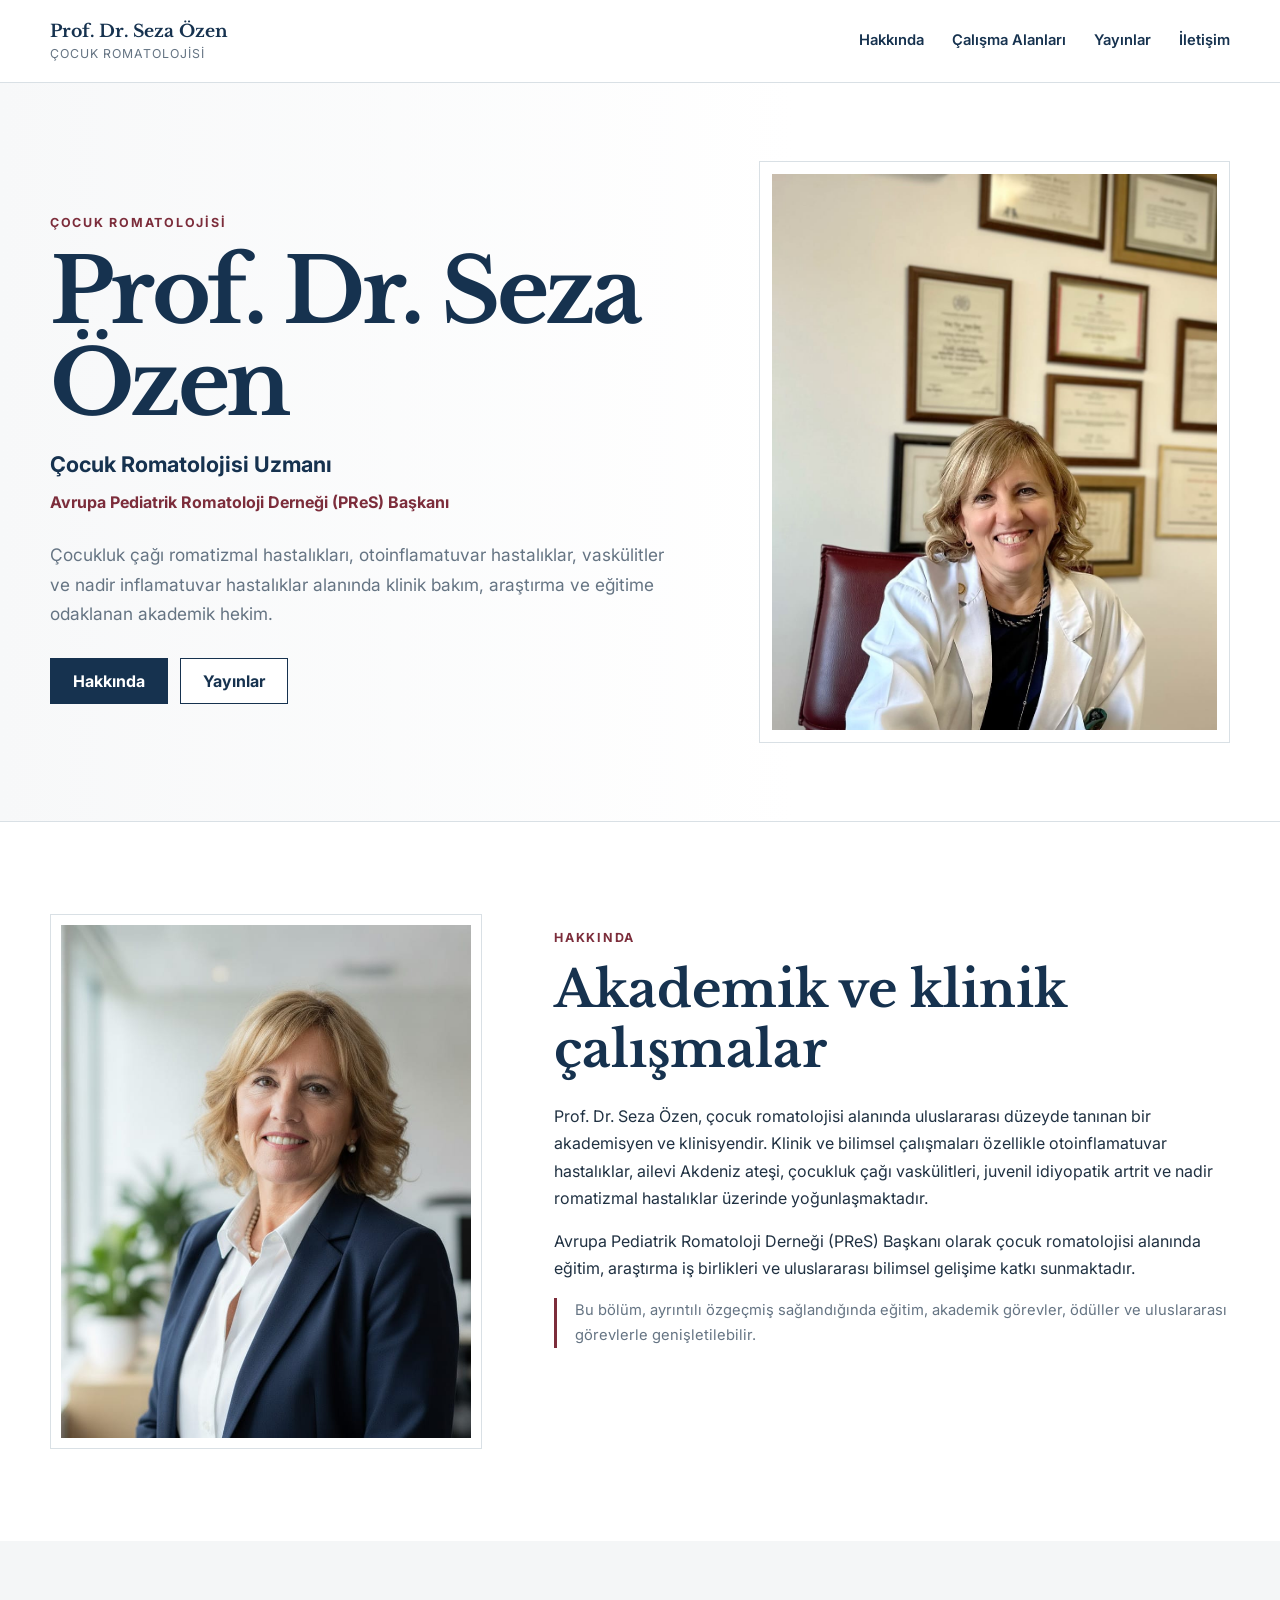
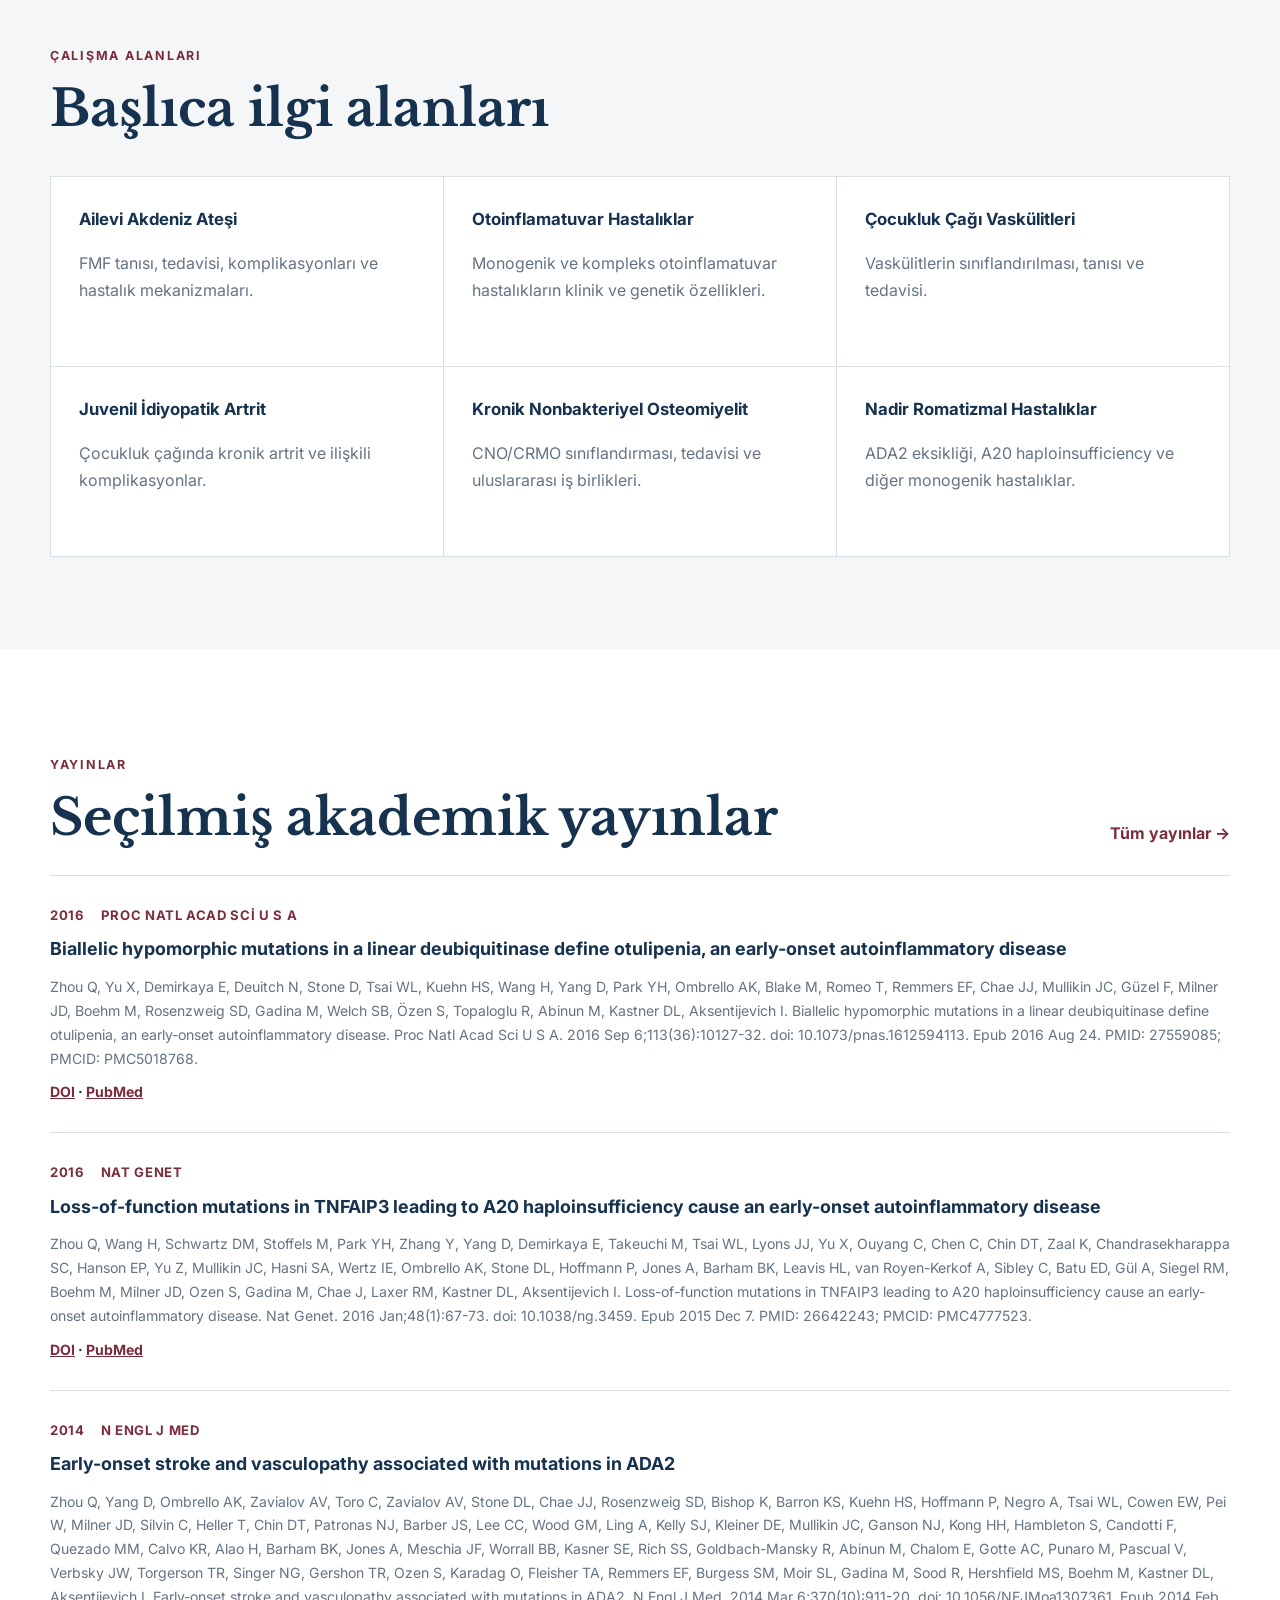
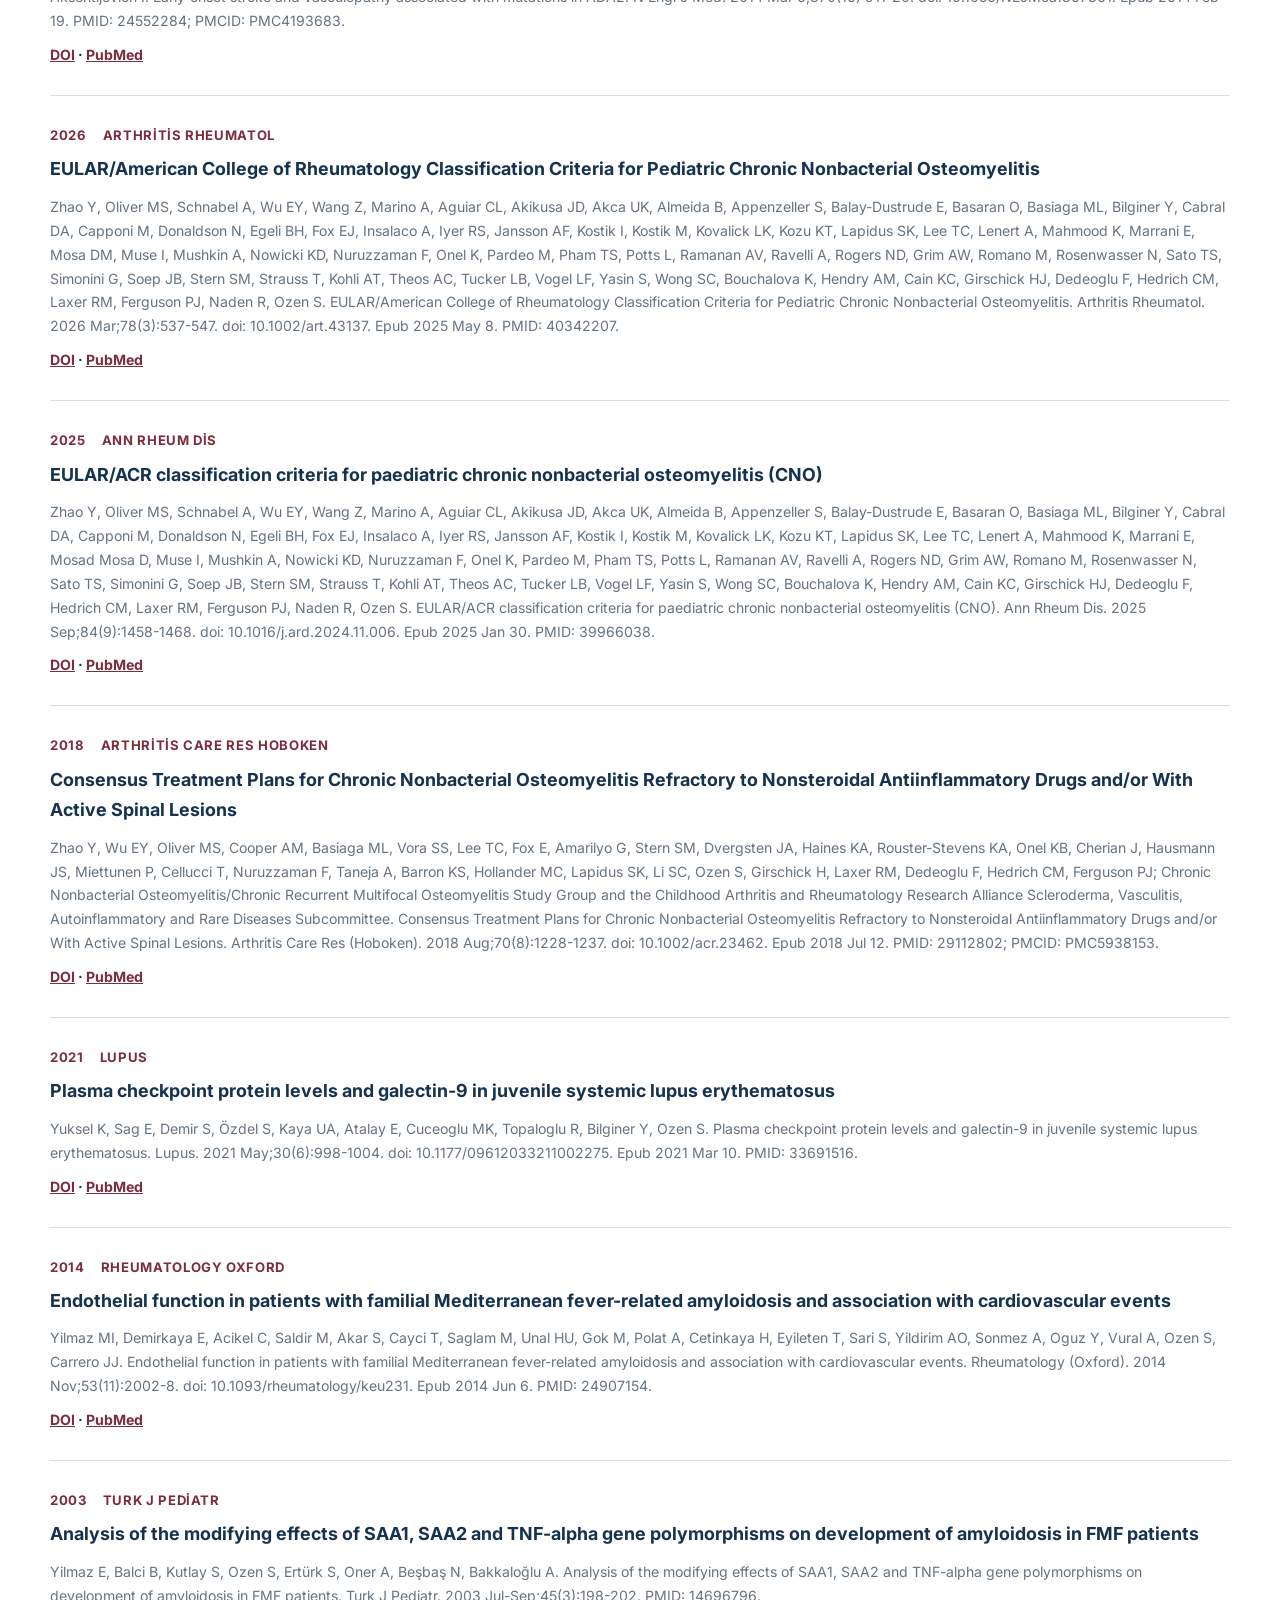
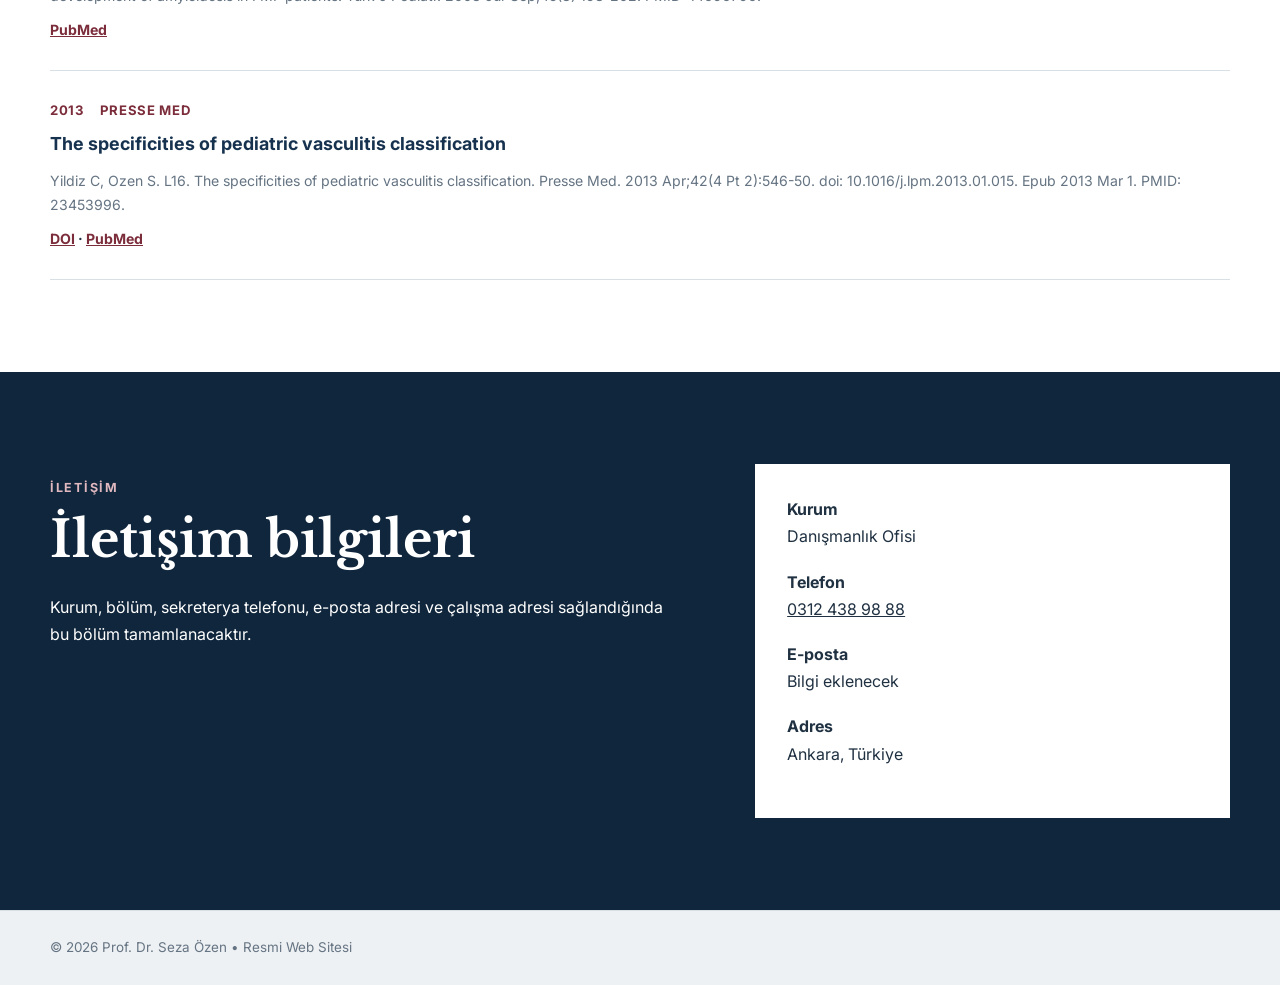
<file: index.html>
<!DOCTYPE html>
<html lang="tr">
<head>
  <meta charset="UTF-8">
  <meta name="viewport" content="width=device-width, initial-scale=1.0">
  <meta name="description" content="Prof. Dr. Seza Özen; çocuk romatolojisi, ailevi Akdeniz ateşi, otoinflamatuvar hastalıklar, vaskülitler ve juvenil idiyopatik artrit alanlarında klinik ve akademik çalışmalar yürütmektedir.">
  <title>Prof. Dr. Seza Özen | Çocuk Romatolojisi Uzmanı | PReS Başkanı</title>
  <link rel="preconnect" href="https://fonts.googleapis.com">
  <link rel="preconnect" href="https://fonts.gstatic.com" crossorigin>
  <link href="https://fonts.googleapis.com/css2?family=Inter:wght@400;500;600;700&family=Libre+Baskerville:wght@400;700&display=swap" rel="stylesheet">
  <link rel="stylesheet" href="style.css">

  <meta name="author" content="Prof. Dr. Seza Özen">
  <meta name="robots" content="index, follow, max-image-preview:large">
  <meta name="theme-color" content="#16324f">
  <link rel="icon" href="favicon.svg" type="image/svg+xml">

  <meta property="og:type" content="website">
  <meta property="og:locale" content="tr_TR">
  <meta property="og:site_name" content="Prof. Dr. Seza Özen">
  <meta property="og:title" content="Prof. Dr. Seza Özen">
  <meta property="og:description" content="Çocuk Romatolojisi Uzmanı ve Avrupa Pediatrik Romatoloji Derneği (PReS) Başkanı.">
  <meta property="og:image:alt" content="Prof. Dr. Seza Özen">

  <meta name="twitter:card" content="summary">
  <meta name="twitter:title" content="Prof. Dr. Seza Özen">
  <meta name="twitter:description" content="Çocuk Romatolojisi Uzmanı ve Avrupa Pediatrik Romatoloji Derneği (PReS) Başkanı.">

  <script type="application/ld+json">
  {
    "@context": "https://schema.org",
    "@type": "Person",
    "name": "Prof. Dr. Seza Özen",
    "honorificPrefix": "Prof. Dr.",
    "jobTitle": [
      "Çocuk Romatolojisi Uzmanı",
      "Avrupa Pediatrik Romatoloji Derneği (PReS) Başkanı"
    ],
    "affiliation": {
      "@type": "Organization",
      "name": "Hacettepe Üniversitesi"
    },
    "knowsAbout": [
      "Çocuk Romatolojisi",
      "Ailevi Akdeniz Ateşi",
      "Otoinflamatuvar Hastalıklar",
      "Çocukluk Çağı Vaskülitleri",
      "Juvenil İdiyopatik Artrit",
      "Kronik Nonbakteriyel Osteomiyelit"
    ]]
  }
  </script>


  <link rel="canonical" href="https://sezaozen.com/">
  <meta property="og:url" content="https://sezaozen.com/">
  <meta property="og:image" content="https://sezaozen.com/assets/seza-ozen-portrait.jpg">

</head>
<body>
  <header class="site-header">
    <div class="container header-inner">
      <a class="site-name" href="#top">
        <strong>Prof. Dr. Seza Özen</strong>
        <span>Çocuk Romatolojisi</span>
      </a>
      <button class="menu-button" type="button" aria-label="Menüyü aç" aria-expanded="false">Menü</button>
      <nav class="nav" aria-label="Ana menü">
        <a href="#hakkinda">Hakkında</a>
        <a href="#alanlar">Çalışma Alanları</a>
        <a href="#yayinlar">Yayınlar</a>
        <a href="#iletisim">İletişim</a>
      </nav>
    </div>
  </header>

  <main id="top">
    <section class="hero">
      <div class="container hero-grid">
        <div class="hero-copy">
          <p class="kicker">Çocuk Romatolojisi</p>
          <h1>Prof. Dr. Seza Özen</h1>
          <p class="hero-title">Çocuk Romatolojisi Uzmanı</p>
          <p class="hero-role">Avrupa Pediatrik Romatoloji Derneği (PReS) Başkanı</p>
          <p class="hero-text">
            Çocukluk çağı romatizmal hastalıkları, otoinflamatuvar hastalıklar,
            vaskülitler ve nadir inflamatuvar hastalıklar alanında klinik bakım,
            araştırma ve eğitime odaklanan akademik hekim.
          </p>
          <div class="hero-links">
            <a class="button primary" href="#hakkinda">Hakkında</a>
            <a class="button secondary" href="#yayinlar">Yayınlar</a>
          </div>
        </div>
        <div class="hero-image-wrap">
          <img src="assets/seza-ozen-portrait.jpg" alt="Prof. Dr. Seza Özen" class="hero-image">
        </div>
      </div>
    </section>

    <section class="section" id="hakkinda">
      <div class="container about-grid">
        <div class="about-image-wrap">
          <img src="assets/seza-ozen-about.jpg" alt="Prof. Dr. Seza Özen klinik ortamda" class="about-image">
        </div>
        <div>
          <p class="section-label">Hakkında</p>
          <h2>Akademik ve klinik çalışmalar</h2>
          <p>
            Prof. Dr. Seza Özen, çocuk romatolojisi alanında uluslararası düzeyde
            tanınan bir akademisyen ve klinisyendir. Klinik ve bilimsel çalışmaları
            özellikle otoinflamatuvar hastalıklar, ailevi Akdeniz ateşi, çocukluk
            çağı vaskülitleri, juvenil idiyopatik artrit ve nadir romatizmal
            hastalıklar üzerinde yoğunlaşmaktadır.
          </p>
          <p>
            Avrupa Pediatrik Romatoloji Derneği (PReS) Başkanı olarak çocuk
            romatolojisi alanında eğitim, araştırma iş birlikleri ve uluslararası
            bilimsel gelişime katkı sunmaktadır.
          </p>
          <p class="note">
            Bu bölüm, ayrıntılı özgeçmiş sağlandığında eğitim, akademik görevler,
            ödüller ve uluslararası görevlerle genişletilebilir.
          </p>
        </div>
      </div>
    </section>

    <section class="section muted" id="alanlar">
      <div class="container">
        <p class="section-label">Çalışma Alanları</p>
        <h2>Başlıca ilgi alanları</h2>
        <div class="areas-grid">
          <article><h3>Ailevi Akdeniz Ateşi</h3><p>FMF tanısı, tedavisi, komplikasyonları ve hastalık mekanizmaları.</p></article>
          <article><h3>Otoinflamatuvar Hastalıklar</h3><p>Monogenik ve kompleks otoinflamatuvar hastalıkların klinik ve genetik özellikleri.</p></article>
          <article><h3>Çocukluk Çağı Vaskülitleri</h3><p>Vaskülitlerin sınıflandırılması, tanısı ve tedavisi.</p></article>
          <article><h3>Juvenil İdiyopatik Artrit</h3><p>Çocukluk çağında kronik artrit ve ilişkili komplikasyonlar.</p></article>
          <article><h3>Kronik Nonbakteriyel Osteomiyelit</h3><p>CNO/CRMO sınıflandırması, tedavisi ve uluslararası iş birlikleri.</p></article>
          <article><h3>Nadir Romatizmal Hastalıklar</h3><p>ADA2 eksikliği, A20 haploinsufficiency ve diğer monogenik hastalıklar.</p></article>
        </div>
      </div>
    </section>

    <section class="section" id="yayinlar">
      <div class="container">
        <div class="section-heading-row">
          <div>
            <p class="section-label">Yayınlar</p>
            <h2>Seçilmiş akademik yayınlar</h2>
          </div>
          <a class="all-publications-link" href="publications.html">Tüm yayınlar →</a>
        </div>
        <div class="publications">
          
      <article class="publication">
        <div class="publication-meta">
          <span>2016</span>
          <span>Proc Natl Acad Sci U S A</span>
        </div>
        <h3>Biallelic hypomorphic mutations in a linear deubiquitinase define otulipenia, an early-onset autoinflammatory disease</h3>
        <p class="publication-citation">Zhou Q, Yu X, Demirkaya E, Deuitch N, Stone D, Tsai WL, Kuehn HS, Wang H, Yang D, Park YH, Ombrello AK, Blake M, Romeo T, Remmers EF, Chae JJ, Mullikin JC, Güzel F, Milner JD, Boehm M, Rosenzweig SD, Gadina M, Welch SB, Özen S, Topaloglu R, Abinun M, Kastner DL, Aksentijevich I. Biallelic hypomorphic mutations in a linear deubiquitinase define otulipenia, an early-onset autoinflammatory disease. Proc Natl Acad Sci U S A. 2016 Sep 6;113(36):10127-32. doi: 10.1073/pnas.1612594113. Epub 2016 Aug 24. PMID: 27559085; PMCID: PMC5018768.</p>
        <p class="publication-links"><a href="https://doi.org/10.1073/pnas.1612594113" target="_blank" rel="noopener">DOI</a> · <a href="https://pubmed.ncbi.nlm.nih.gov/27559085/" target="_blank" rel="noopener">PubMed</a></p>
      </article>
    
      <article class="publication">
        <div class="publication-meta">
          <span>2016</span>
          <span>Nat Genet</span>
        </div>
        <h3>Loss-of-function mutations in TNFAIP3 leading to A20 haploinsufficiency cause an early-onset autoinflammatory disease</h3>
        <p class="publication-citation">Zhou Q, Wang H, Schwartz DM, Stoffels M, Park YH, Zhang Y, Yang D, Demirkaya E, Takeuchi M, Tsai WL, Lyons JJ, Yu X, Ouyang C, Chen C, Chin DT, Zaal K, Chandrasekharappa SC, Hanson EP, Yu Z, Mullikin JC, Hasni SA, Wertz IE, Ombrello AK, Stone DL, Hoffmann P, Jones A, Barham BK, Leavis HL, van Royen-Kerkof A, Sibley C, Batu ED, Gül A, Siegel RM, Boehm M, Milner JD, Ozen S, Gadina M, Chae J, Laxer RM, Kastner DL, Aksentijevich I. Loss-of-function mutations in TNFAIP3 leading to A20 haploinsufficiency cause an early-onset autoinflammatory disease. Nat Genet. 2016 Jan;48(1):67-73. doi: 10.1038/ng.3459. Epub 2015 Dec 7. PMID: 26642243; PMCID: PMC4777523.</p>
        <p class="publication-links"><a href="https://doi.org/10.1038/ng.3459" target="_blank" rel="noopener">DOI</a> · <a href="https://pubmed.ncbi.nlm.nih.gov/26642243/" target="_blank" rel="noopener">PubMed</a></p>
      </article>
    
      <article class="publication">
        <div class="publication-meta">
          <span>2014</span>
          <span>N Engl J Med</span>
        </div>
        <h3>Early-onset stroke and vasculopathy associated with mutations in ADA2</h3>
        <p class="publication-citation">Zhou Q, Yang D, Ombrello AK, Zavialov AV, Toro C, Zavialov AV, Stone DL, Chae JJ, Rosenzweig SD, Bishop K, Barron KS, Kuehn HS, Hoffmann P, Negro A, Tsai WL, Cowen EW, Pei W, Milner JD, Silvin C, Heller T, Chin DT, Patronas NJ, Barber JS, Lee CC, Wood GM, Ling A, Kelly SJ, Kleiner DE, Mullikin JC, Ganson NJ, Kong HH, Hambleton S, Candotti F, Quezado MM, Calvo KR, Alao H, Barham BK, Jones A, Meschia JF, Worrall BB, Kasner SE, Rich SS, Goldbach-Mansky R, Abinun M, Chalom E, Gotte AC, Punaro M, Pascual V, Verbsky JW, Torgerson TR, Singer NG, Gershon TR, Ozen S, Karadag O, Fleisher TA, Remmers EF, Burgess SM, Moir SL, Gadina M, Sood R, Hershfield MS, Boehm M, Kastner DL, Aksentijevich I. Early-onset stroke and vasculopathy associated with mutations in ADA2. N Engl J Med. 2014 Mar 6;370(10):911-20. doi: 10.1056/NEJMoa1307361. Epub 2014 Feb 19. PMID: 24552284; PMCID: PMC4193683.</p>
        <p class="publication-links"><a href="https://doi.org/10.1056/NEJMoa1307361" target="_blank" rel="noopener">DOI</a> · <a href="https://pubmed.ncbi.nlm.nih.gov/24552284/" target="_blank" rel="noopener">PubMed</a></p>
      </article>
    
      <article class="publication">
        <div class="publication-meta">
          <span>2026</span>
          <span>Arthritis Rheumatol</span>
        </div>
        <h3>EULAR/American College of Rheumatology Classification Criteria for Pediatric Chronic Nonbacterial Osteomyelitis</h3>
        <p class="publication-citation">Zhao Y, Oliver MS, Schnabel A, Wu EY, Wang Z, Marino A, Aguiar CL, Akikusa JD, Akca UK, Almeida B, Appenzeller S, Balay-Dustrude E, Basaran O, Basiaga ML, Bilginer Y, Cabral DA, Capponi M, Donaldson N, Egeli BH, Fox EJ, Insalaco A, Iyer RS, Jansson AF, Kostik I, Kostik M, Kovalick LK, Kozu KT, Lapidus SK, Lee TC, Lenert A, Mahmood K, Marrani E, Mosa DM, Muse I, Mushkin A, Nowicki KD, Nuruzzaman F, Onel K, Pardeo M, Pham TS, Potts L, Ramanan AV, Ravelli A, Rogers ND, Grim AW, Romano M, Rosenwasser N, Sato TS, Simonini G, Soep JB, Stern SM, Strauss T, Kohli AT, Theos AC, Tucker LB, Vogel LF, Yasin S, Wong SC, Bouchalova K, Hendry AM, Cain KC, Girschick HJ, Dedeoglu F, Hedrich CM, Laxer RM, Ferguson PJ, Naden R, Ozen S. EULAR/American College of Rheumatology Classification Criteria for Pediatric Chronic Nonbacterial Osteomyelitis. Arthritis Rheumatol. 2026 Mar;78(3):537-547. doi: 10.1002/art.43137. Epub 2025 May 8. PMID: 40342207.</p>
        <p class="publication-links"><a href="https://doi.org/10.1002/art.43137" target="_blank" rel="noopener">DOI</a> · <a href="https://pubmed.ncbi.nlm.nih.gov/40342207/" target="_blank" rel="noopener">PubMed</a></p>
      </article>
    
      <article class="publication">
        <div class="publication-meta">
          <span>2025</span>
          <span>Ann Rheum Dis</span>
        </div>
        <h3>EULAR/ACR classification criteria for paediatric chronic nonbacterial osteomyelitis (CNO)</h3>
        <p class="publication-citation">Zhao Y, Oliver MS, Schnabel A, Wu EY, Wang Z, Marino A, Aguiar CL, Akikusa JD, Akca UK, Almeida B, Appenzeller S, Balay-Dustrude E, Basaran O, Basiaga ML, Bilginer Y, Cabral DA, Capponi M, Donaldson N, Egeli BH, Fox EJ, Insalaco A, Iyer RS, Jansson AF, Kostik I, Kostik M, Kovalick LK, Kozu KT, Lapidus SK, Lee TC, Lenert A, Mahmood K, Marrani E, Mosad Mosa D, Muse I, Mushkin A, Nowicki KD, Nuruzzaman F, Onel K, Pardeo M, Pham TS, Potts L, Ramanan AV, Ravelli A, Rogers ND, Grim AW, Romano M, Rosenwasser N, Sato TS, Simonini G, Soep JB, Stern SM, Strauss T, Kohli AT, Theos AC, Tucker LB, Vogel LF, Yasin S, Wong SC, Bouchalova K, Hendry AM, Cain KC, Girschick HJ, Dedeoglu F, Hedrich CM, Laxer RM, Ferguson PJ, Naden R, Ozen S. EULAR/ACR classification criteria for paediatric chronic nonbacterial osteomyelitis (CNO). Ann Rheum Dis. 2025 Sep;84(9):1458-1468. doi: 10.1016/j.ard.2024.11.006. Epub 2025 Jan 30. PMID: 39966038.</p>
        <p class="publication-links"><a href="https://doi.org/10.1016/j.ard.2024.11.006" target="_blank" rel="noopener">DOI</a> · <a href="https://pubmed.ncbi.nlm.nih.gov/39966038/" target="_blank" rel="noopener">PubMed</a></p>
      </article>
    
      <article class="publication">
        <div class="publication-meta">
          <span>2018</span>
          <span>Arthritis Care Res Hoboken</span>
        </div>
        <h3>Consensus Treatment Plans for Chronic Nonbacterial Osteomyelitis Refractory to Nonsteroidal Antiinflammatory Drugs and/or With Active Spinal Lesions</h3>
        <p class="publication-citation">Zhao Y, Wu EY, Oliver MS, Cooper AM, Basiaga ML, Vora SS, Lee TC, Fox E, Amarilyo G, Stern SM, Dvergsten JA, Haines KA, Rouster-Stevens KA, Onel KB, Cherian J, Hausmann JS, Miettunen P, Cellucci T, Nuruzzaman F, Taneja A, Barron KS, Hollander MC, Lapidus SK, Li SC, Ozen S, Girschick H, Laxer RM, Dedeoglu F, Hedrich CM, Ferguson PJ; Chronic Nonbacterial Osteomyelitis/Chronic Recurrent Multifocal Osteomyelitis Study Group and the Childhood Arthritis and Rheumatology Research Alliance Scleroderma, Vasculitis, Autoinflammatory and Rare Diseases Subcommittee. Consensus Treatment Plans for Chronic Nonbacterial Osteomyelitis Refractory to Nonsteroidal Antiinflammatory Drugs and/or With Active Spinal Lesions. Arthritis Care Res (Hoboken). 2018 Aug;70(8):1228-1237. doi: 10.1002/acr.23462. Epub 2018 Jul 12. PMID: 29112802; PMCID: PMC5938153.</p>
        <p class="publication-links"><a href="https://doi.org/10.1002/acr.23462" target="_blank" rel="noopener">DOI</a> · <a href="https://pubmed.ncbi.nlm.nih.gov/29112802/" target="_blank" rel="noopener">PubMed</a></p>
      </article>
    
      <article class="publication">
        <div class="publication-meta">
          <span>2021</span>
          <span>Lupus</span>
        </div>
        <h3>Plasma checkpoint protein levels and galectin-9 in juvenile systemic lupus erythematosus</h3>
        <p class="publication-citation">Yuksel K, Sag E, Demir S, Özdel S, Kaya UA, Atalay E, Cuceoglu MK, Topaloglu R, Bilginer Y, Ozen S. Plasma checkpoint protein levels and galectin-9 in juvenile systemic lupus erythematosus. Lupus. 2021 May;30(6):998-1004. doi: 10.1177/09612033211002275. Epub 2021 Mar 10. PMID: 33691516.</p>
        <p class="publication-links"><a href="https://doi.org/10.1177/09612033211002275" target="_blank" rel="noopener">DOI</a> · <a href="https://pubmed.ncbi.nlm.nih.gov/33691516/" target="_blank" rel="noopener">PubMed</a></p>
      </article>
    
      <article class="publication">
        <div class="publication-meta">
          <span>2014</span>
          <span>Rheumatology Oxford</span>
        </div>
        <h3>Endothelial function in patients with familial Mediterranean fever-related amyloidosis and association with cardiovascular events</h3>
        <p class="publication-citation">Yilmaz MI, Demirkaya E, Acikel C, Saldir M, Akar S, Cayci T, Saglam M, Unal HU, Gok M, Polat A, Cetinkaya H, Eyileten T, Sari S, Yildirim AO, Sonmez A, Oguz Y, Vural A, Ozen S, Carrero JJ. Endothelial function in patients with familial Mediterranean fever-related amyloidosis and association with cardiovascular events. Rheumatology (Oxford). 2014 Nov;53(11):2002-8. doi: 10.1093/rheumatology/keu231. Epub 2014 Jun 6. PMID: 24907154.</p>
        <p class="publication-links"><a href="https://doi.org/10.1093/rheumatology/keu231" target="_blank" rel="noopener">DOI</a> · <a href="https://pubmed.ncbi.nlm.nih.gov/24907154/" target="_blank" rel="noopener">PubMed</a></p>
      </article>
    
      <article class="publication">
        <div class="publication-meta">
          <span>2003</span>
          <span>Turk J Pediatr</span>
        </div>
        <h3>Analysis of the modifying effects of SAA1, SAA2 and TNF-alpha gene polymorphisms on development of amyloidosis in FMF patients</h3>
        <p class="publication-citation">Yilmaz E, Balci B, Kutlay S, Ozen S, Ertürk S, Oner A, Beşbaş N, Bakkaloğlu A. Analysis of the modifying effects of SAA1, SAA2 and TNF-alpha gene polymorphisms on development of amyloidosis in FMF patients. Turk J Pediatr. 2003 Jul-Sep;45(3):198-202. PMID: 14696796.</p>
        <p class="publication-links"><a href="https://pubmed.ncbi.nlm.nih.gov/14696796/" target="_blank" rel="noopener">PubMed</a></p>
      </article>
    
      <article class="publication">
        <div class="publication-meta">
          <span>2013</span>
          <span>Presse Med</span>
        </div>
        <h3>The specificities of pediatric vasculitis classification</h3>
        <p class="publication-citation">Yildiz C, Ozen S. L16. The specificities of pediatric vasculitis classification. Presse Med. 2013 Apr;42(4 Pt 2):546-50. doi: 10.1016/j.lpm.2013.01.015. Epub 2013 Mar 1. PMID: 23453996.</p>
        <p class="publication-links"><a href="https://doi.org/10.1016/j.lpm.2013.01.015" target="_blank" rel="noopener">DOI</a> · <a href="https://pubmed.ncbi.nlm.nih.gov/23453996/" target="_blank" rel="noopener">PubMed</a></p>
      </article>
    
        </div>
      </div>
    </section>

    <section class="section contact" id="iletisim">
      <div class="container contact-grid">
        <div>
          <p class="section-label light">İletişim</p>
          <h2>İletişim bilgileri</h2>
          <p>
            Kurum, bölüm, sekreterya telefonu, e-posta adresi ve çalışma adresi
            sağlandığında bu bölüm tamamlanacaktır.
          </p>
        </div>
        <div class="contact-box">
          <p><strong>Kurum</strong><br>Danışmanlık Ofisi</p>
          <p><strong>Telefon</strong><br><a href="tel:+903124389888">0312 438 98 88</a></p>
          <p><strong>E-posta</strong><br><span>Bilgi eklenecek</span></p>
          <p><strong>Adres</strong><br>Ankara, Türkiye</p>
        </div>
      </div>
    </section>
  </main>

  <footer>
    <div class="container footer-inner">
      <span>© 2026 Prof. Dr. Seza Özen • Resmi Web Sitesi</span>
      <span></span>
    </div>
  </footer>
  <script src="script.js"></script>
</body>
</html>
</file>
<file: style.css>
:root {
  --navy: #16324f;
  --navy-dark: #10263c;
  --burgundy: #7c2d3b;
  --text: #203142;
  --muted: #657483;
  --line: #d9e0e5;
  --soft: #f4f6f7;
  --white: #ffffff;
  --max: 1180px;
}

* { box-sizing: border-box; }

html { scroll-behavior: smooth; }

body {
  margin: 0;
  color: var(--text);
  background: var(--white);
  font-family: "Inter", Arial, sans-serif;
  line-height: 1.7;
}

img {
  max-width: 100%;
  display: block;
}

a { color: inherit; }

.container {
  width: min(calc(100% - 40px), var(--max));
  margin: 0 auto;
}

.site-header {
  background: var(--white);
  border-bottom: 1px solid var(--line);
}

.header-inner {
  min-height: 82px;
  display: flex;
  align-items: center;
  justify-content: space-between;
  gap: 32px;
}

.site-name {
  text-decoration: none;
  display: flex;
  flex-direction: column;
  line-height: 1.25;
}

.site-name strong {
  font-family: "Libre Baskerville", Georgia, serif;
  color: var(--navy);
  font-size: 1.08rem;
}

.site-name span {
  color: var(--muted);
  font-size: .77rem;
  letter-spacing: .08em;
  text-transform: uppercase;
  margin-top: 4px;
}

.nav {
  display: flex;
  gap: 28px;
}

.nav a {
  text-decoration: none;
  font-weight: 600;
  font-size: .92rem;
  color: var(--navy);
}

.nav a:hover { text-decoration: underline; }

.hero {
  padding: 78px 0;
  background: linear-gradient(90deg, #f7f8f9 0%, #ffffff 62%);
  border-bottom: 1px solid var(--line);
}

.hero-grid {
  display: grid;
  grid-template-columns: 1.15fr .85fr;
  gap: 72px;
  align-items: center;
}

.kicker, .section-label {
  color: var(--burgundy);
  font-size: .78rem;
  letter-spacing: .14em;
  font-weight: 700;
  text-transform: uppercase;
}

h1, h2 {
  font-family: "Libre Baskerville", Georgia, serif;
  color: var(--navy);
}

h1 {
  margin: 12px 0 16px;
  font-size: clamp(3.2rem, 7vw, 6rem);
  line-height: 1.03;
  letter-spacing: -.04em;
}

h2 {
  margin: 10px 0 24px;
  font-size: clamp(2rem, 4vw, 3.15rem);
  line-height: 1.18;
}

h3 {
  margin: 0 0 10px;
  color: var(--navy);
  font-size: 1.05rem;
}

.hero-title {
  margin: 0;
  color: var(--navy);
  font-size: 1.35rem;
  font-weight: 700;
}

.hero-role {
  margin: 6px 0 0;
  color: var(--burgundy);
  font-weight: 700;
}

.hero-text {
  max-width: 720px;
  color: var(--muted);
  font-size: 1.08rem;
  margin-top: 24px;
}

.hero-links {
  display: flex;
  gap: 12px;
  margin-top: 30px;
}

.button {
  min-height: 46px;
  padding: 0 22px;
  display: inline-flex;
  align-items: center;
  justify-content: center;
  border: 1px solid var(--navy);
  text-decoration: none;
  font-weight: 700;
}

.button.primary {
  background: var(--navy);
  color: var(--white);
}

.button.secondary {
  background: var(--white);
  color: var(--navy);
}

.hero-image-wrap {
  border: 1px solid var(--line);
  background: var(--white);
  padding: 12px;
}

.hero-image {
  width: 100%;
  aspect-ratio: 4 / 5;
  object-fit: cover;
  object-position: center top;
}

.section { padding: 92px 0; }

.about-grid {
  display: grid;
  grid-template-columns: .78fr 1.22fr;
  gap: 72px;
  align-items: start;
}

.about-image-wrap {
  border: 1px solid var(--line);
  padding: 10px;
  background: var(--white);
}

.about-image {
  width: 100%;
  aspect-ratio: 4 / 5;
  object-fit: cover;
  object-position: center top;
}

.note {
  padding-left: 18px;
  border-left: 3px solid var(--burgundy);
  color: var(--muted);
  font-size: .92rem;
}

.muted { background: var(--soft); }

.areas-grid {
  display: grid;
  grid-template-columns: repeat(3, 1fr);
  border-top: 1px solid var(--line);
  border-left: 1px solid var(--line);
  margin-top: 38px;
}

.areas-grid article {
  min-height: 190px;
  padding: 28px;
  background: var(--white);
  border-right: 1px solid var(--line);
  border-bottom: 1px solid var(--line);
}

.areas-grid p {
  color: var(--muted);
  margin-bottom: 0;
}

.section-intro {
  color: var(--muted);
  max-width: 760px;
  margin-bottom: 34px;
}

.publications {
  border-top: 1px solid var(--line);
}

.publication {
  padding: 28px 0;
  border-bottom: 1px solid var(--line);
}

.publication-meta {
  display: flex;
  gap: 16px;
  color: var(--burgundy);
  font-size: .82rem;
  font-weight: 700;
  text-transform: uppercase;
  letter-spacing: .05em;
  margin-bottom: 8px;
}

.publication h3 {
  font-size: 1.12rem;
  margin-bottom: 10px;
}

.publication-citation {
  color: var(--muted);
  font-size: .88rem;
  margin: 0;
}

.publication-links {
  margin: 10px 0 0;
  font-size: .88rem;
  font-weight: 700;
}

.publication-links a { color: var(--burgundy); }

.contact {
  background: var(--navy-dark);
  color: var(--white);
}

.contact h2 { color: var(--white); }
.section-label.light { color: #e0b9c0; }

.contact-grid {
  display: grid;
  grid-template-columns: 1fr .75fr;
  gap: 72px;
  align-items: start;
}

.contact-box {
  background: var(--white);
  color: var(--text);
  padding: 32px;
}

.contact-box p {
  margin: 0 0 18px;
}

footer {
  background: #eef1f3;
  border-top: 1px solid var(--line);
  color: var(--muted);
}

.footer-inner {
  min-height: 74px;
  display: flex;
  align-items: center;
  justify-content: space-between;
  gap: 20px;
  font-size: .84rem;
}

@media (max-width: 900px) {
  .header-inner {
    align-items: flex-start;
    flex-direction: column;
    padding: 18px 0;
  }

  .nav {
    flex-wrap: wrap;
    gap: 16px 22px;
  }

  .hero-grid,
  .about-grid,
  .contact-grid {
    grid-template-columns: 1fr;
    gap: 44px;
  }

  .hero-image-wrap {
    max-width: 520px;
  }

  .areas-grid {
    grid-template-columns: repeat(2, 1fr);
  }
}

@media (max-width: 580px) {
  .container {
    width: min(calc(100% - 28px), var(--max));
  }

  .hero, .section {
    padding: 64px 0;
  }

  h1 { font-size: 3.15rem; }

  .areas-grid {
    grid-template-columns: 1fr;
  }

  .hero-links,
  .footer-inner {
    flex-direction: column;
    align-items: flex-start;
  }

  .button {
    width: 100%;
  }

  .publication-meta {
    flex-direction: column;
    gap: 2px;
  }
}


.menu-button {
  display: none;
  border: 1px solid var(--navy);
  background: var(--white);
  color: var(--navy);
  min-height: 40px;
  padding: 0 14px;
  font: inherit;
  font-weight: 700;
}

.section-heading-row {
  display: flex;
  align-items: end;
  justify-content: space-between;
  gap: 24px;
  margin-bottom: 28px;
}

.section-heading-row h2 {
  margin-bottom: 0;
}

.all-publications-link {
  color: var(--burgundy);
  font-weight: 700;
  text-decoration: none;
  white-space: nowrap;
}

.all-publications-link:hover {
  text-decoration: underline;
}

.page-hero {
  padding: 70px 0 58px;
  background: var(--soft);
  border-bottom: 1px solid var(--line);
}

.page-title {
  margin: 10px 0 14px;
  font-size: clamp(2.8rem, 6vw, 5rem);
}

.page-intro {
  max-width: 700px;
  color: var(--muted);
  margin: 0;
}

.publications-page {
  padding-top: 54px;
}

@media (max-width: 900px) {
  .header-inner {
    position: relative;
    flex-direction: row;
    align-items: center;
    padding: 16px 0;
  }

  .menu-button {
    display: inline-flex;
    align-items: center;
    justify-content: center;
  }

  .nav {
    display: none;
    position: absolute;
    top: 100%;
    left: -20px;
    right: -20px;
    z-index: 30;
    padding: 12px 20px 18px;
    background: var(--white);
    border-top: 1px solid var(--line);
    border-bottom: 1px solid var(--line);
    flex-direction: column;
    gap: 0;
  }

  .nav.is-open {
    display: flex;
  }

  .nav a {
    padding: 11px 0;
  }
}

@media (max-width: 580px) {
  .section-heading-row {
    align-items: flex-start;
    flex-direction: column;
  }

  .all-publications-link {
    white-space: normal;
  }

  .publication-citation {
    overflow-wrap: anywhere;
  }

  .publication-links {
    display: flex;
    flex-wrap: wrap;
    gap: 12px;
  }
}


.publication-tools {
  display: grid;
  grid-template-columns: 1fr 260px;
  gap: 18px;
  padding: 22px;
  margin-bottom: 16px;
  background: var(--soft);
  border: 1px solid var(--line);
}

.publication-tools label {
  display: flex;
  flex-direction: column;
  gap: 7px;
  color: var(--navy);
  font-size: .84rem;
  font-weight: 700;
}

.publication-tools input,
.publication-tools select {
  width: 100%;
  min-height: 46px;
  padding: 0 13px;
  border: 1px solid #bcc7cf;
  border-radius: 0;
  background: var(--white);
  color: var(--text);
  font: inherit;
}

.publication-count {
  color: var(--muted);
  font-size: .9rem;
  margin: 0 0 16px;
}

.no-publications {
  padding: 32px 0;
  color: var(--muted);
  text-align: center;
}

.searchable-publication[hidden] {
  display: none;
}

@media (max-width: 700px) {
  .publication-tools {
    grid-template-columns: 1fr;
    padding: 16px;
  }
}

.filter-reset {
  align-self: end;
  min-height: 46px;
  padding: 0 16px;
  border: 1px solid var(--navy);
  background: var(--white);
  color: var(--navy);
  font: inherit;
  font-weight: 700;
  cursor: pointer;
}

.filter-reset:hover {
  text-decoration: underline;
}

.publication-tools {
  grid-template-columns: minmax(0, 1fr) 240px auto;
}

@media (max-width: 800px) {
  .publication-tools {
    grid-template-columns: 1fr;
  }

  .filter-reset {
    width: 100%;
  }
}
</file>
